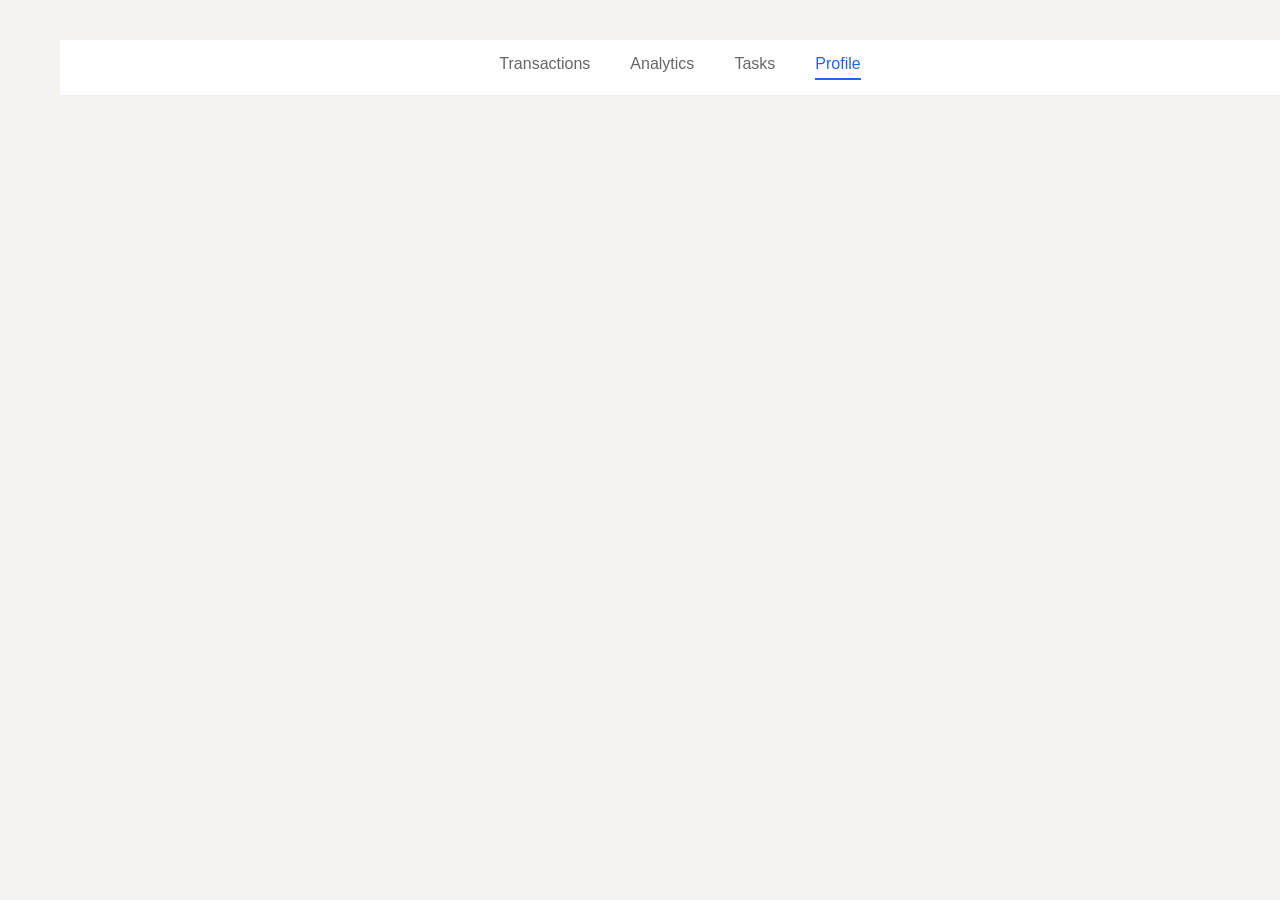
<file: index.html>
<!doctype html>
<html lang="en">
    <link rel="stylesheet" href="styles/styles.css">
  <body class="container">
     <header class="navbar">
        <div class="container">
          <div class="items">
            <a href="transactions.html" class="item">Transactions</a>
            <a href="analytics.html" class="item">Analytics</a>
            <a href="tasks.html" class="item">Tasks</a>
            <a href="profile.html" class="item active">Profile</a>
            </div>
          </div>
        </header>
  </body>
</html>
</file>
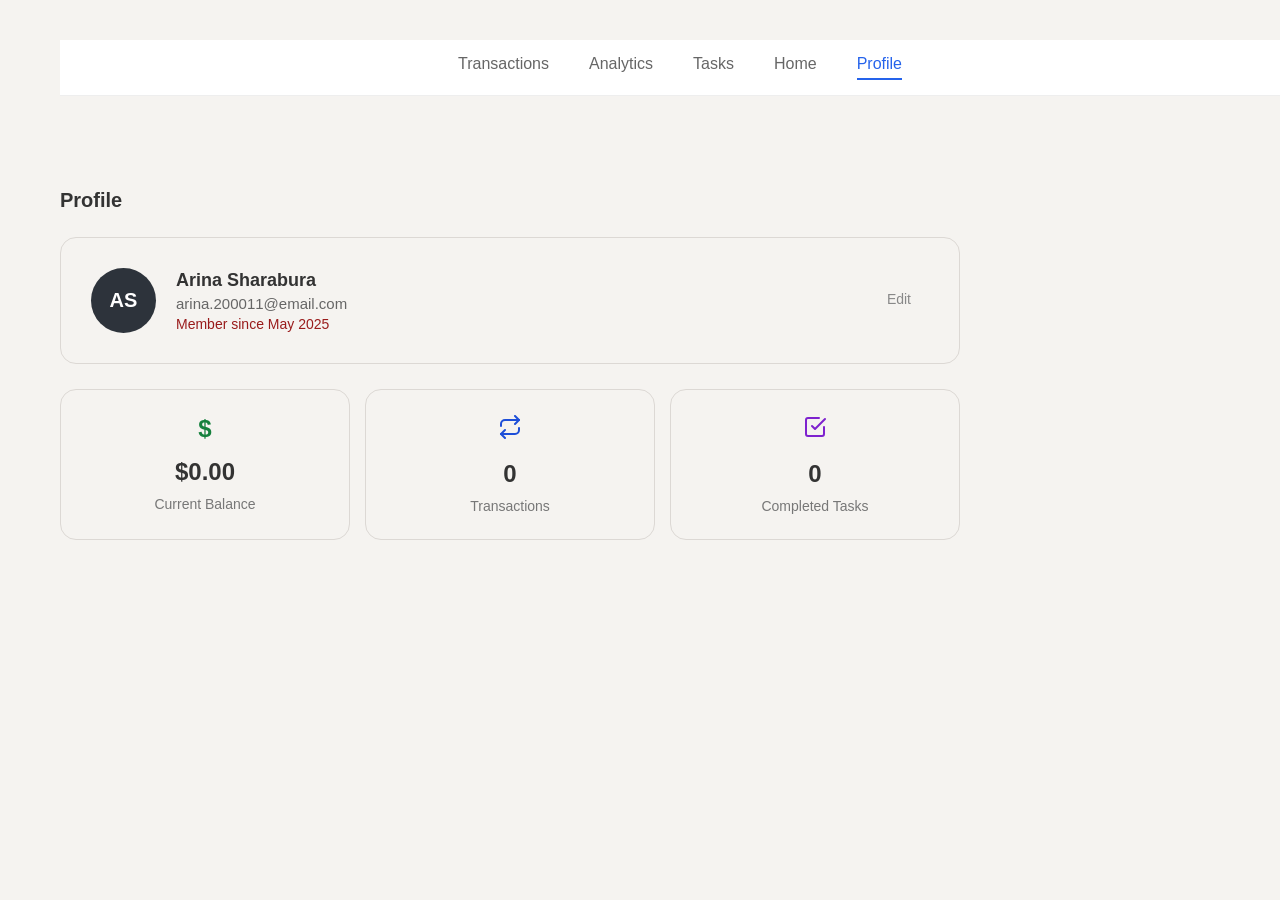
<file: profile.html>
<!doctype html>
<html lang="en">
  <head>
    <link rel="stylesheet" href="styles/styles.css">
  <body class="container">
     <header class="navbar">
        <div class="container">
          <div class="items">
            <a href="transactions.html" class="item">Transactions</a>
            <a href="analytics.html" class="item">Analytics</a>
            <a href="tasks.html" class="item">Tasks</a>
            <a href="home.html" class="item">Home</a>
            <a href="profile.html" class="item active">Profile</a>
            </div>
          </div>
        </header>
        <main class="content-area">
          <div class="profile-container">
          </div>
        </main>
        <title>Profile Page</title>
        <link rel="stylesheet" href="styles/profile.css">
    </head>
   <body>
        <div class="profile-container">
            <h1 class="page-title">Profile</h1>
 
            <div class="profile-main-card">
                <div class="user-info-section">
                    <div class="avatar-circle" id="profileAvatar">AS</div>
                    <div class="user-details">
                        <div class="user-name" id="profileName" >Arina Sharabura</div>
                        <div class="user-email"id="profileEmail">arina.200011@email.com</div>
                        <div class="member-date"id="memberSince">Member since May 2025</div>
                    </div>
                </div>
                <button class="edit-btn"onclick="openEditProfileModal()">Edit</button>
            </div>
  
            <div class="stats-grid">
                <div class="stat-card">
                    <div class="stat-icon icon-green">$</div>
                    <div class="stat-value" id="profileBalanceValue">$0,00</div> 
                    <div class="stat-label">Current Balance</div>
                </div>
                <div class="stat-card">
                    <div class="stat-icon icon-blue">
                        <svg width="24" height="24" viewBox="0 0 24 24" fill="none" stroke="currentColor" stroke-width="2" stroke-linecap="round" stroke-linejoin="round" class="feather feather-repeat">
                            <polyline points="17 1 21 5 17 9"></polyline>
                            <path d="M3 11V9a4 4 0 0 1 4-4h14"></path>
                            <polyline points="7 23 3 19 7 15"></polyline>
                            <path d="M21 13v2a4 4 0 0 1-4 4H3"></path>
                        </svg>
                    </div>
                    <div class="stat-value" id="profileTransCount">0</div> 
                    <div class="stat-label">Transactions</div>
                </div>
                <div class="stat-card">
                    <div class="stat-icon icon-purple">
                   
                        <svg width="24" height="24" viewBox="0 0 24 24" fill="none" stroke="currentColor" stroke-width="2" stroke-linecap="round" stroke-linejoin="round" class="feather feather-check-square">
                            <polyline points="9 11 12 14 22 4"></polyline>
                            <path d="M21 12v7a2 2 0 0 1-2 2H5a2 2 0 0 1-2-2V5a2 2 0 0 1 2-2h11"></path>
                        </svg>
                    </div>
                    <div class="stat-value" id="profileTasksCount">10</div>
                    <div class="stat-label">Completed Tasks</div>
                </div>
            </div>
        </div>
        <div class="modal-overlay" id="editProfileModal">
            <div class="modal-content">
                <h3>Edit Profile</h3>
                <div class="form-group">
                    <label for="editAvatarInput">Avatar (initials)</label>
                    <input type="text" id="editAvatarInput" placeholder="e.g., AS">
                </div>
                <div class="form-group">
                    <label for="editNameInput">Name</label>
                    <input type="text" id="editNameInput" name="profileName" placeholder="Your Name">
                </div>
                <div class="form-group">
                    <label for="editEmailInput">Email</label>
                    <input type="email" id="editEmailInput" name="profileEmail" placeholder="your.email@example.com">
                </div>
                <div class="form-group">
                    <label for="editPasswordInput">Password</label>
                    <input type="password" id="editPasswordInput" name="password" placeholder="your.email@example.com">
                </div>
                <div class="modal-actions">
                    <button class="btn-cancel" onclick="closeEditProfileModal()">Cancel</button>
                    <button class="btn-add" onclick="saveProfileChanges()">Save</button>
                </div>
            </div>
        </div>
        <script src="scripts/profile.js"></script>
    
    </body>
    </html>
</file>
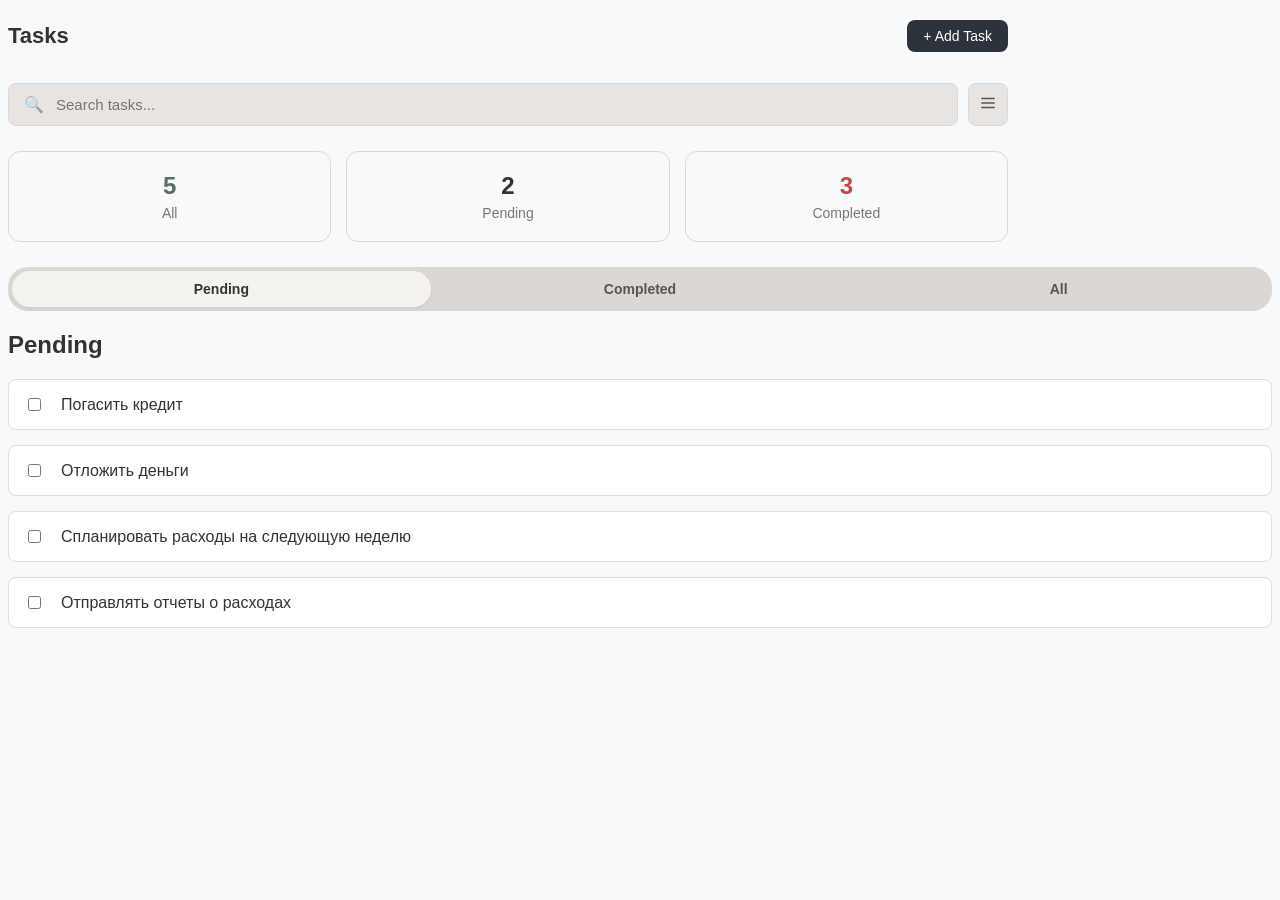
<file: tasks.html>
<!doctype html>
<html lang="en">
    <head>
        <meta charset="UTF-8">
        <meta name="viewport" content="width=device-width, initial-scale=1.0">
        <title>Tasks Page</title>
        <link rel="stylesheet" href="styles/tasks.css">
    </head>
        <div class="tasks-container">
            <header class="tasks-header">
                <h1 class="title">Tasks</h1>
                <button class="add-btn" onclick="openForm()">+ Add Task</button>
            </header>
            <div class="search-wrapper">
                <div class="search-input-box">
                    <span class="icon-search">🔍</span>
                    <input type="text" id="task-search" placeholder="Search tasks...">
                </div>
                <button class="filter-btn" id="filterButton" onclick="sortTasksAlphabetically()">
                    <svg width="18" height="18" viewBox="0 0 24 24" fill="none" stroke="currentColor" stroke-width="2">
                        <path d="M3 6h18M3 12h18M3 18h18" /> 
                    </svg>
                </button>
                <div class="form-popup" id="myForm">
                    <form class="form-container">
                      <h2>New Task</h2>
                  
                      <label for="taskText"><b>Task Description</b></label>
                      <input type="text" id="taskTextInput" placeholder="What needs to be done?" name="task" required>
                  
                      <label for="taskDate"><b>Due Date</b></label>
                      <input type="date" id="taskDateInput" name="date">
                  
                      <button type="button" class="btn" onclick="addNewTaskFromPopup()">Add</button>
                      <button type="button" class="btn cancel" onclick="closeForm()">Close</button>
                    </form>
                  </div>
            </div>
            <div class="stats-row" id="allTasksStat">
                <div class="stat-card">
                    <span class="number completed">5</span>
                    <span class="label">All</span>
                </div>
                <div class="stat-card" id="pendingTasksStat">
                    <span class="number pending">2</span>
                    <span class="label">Pending</span>
                </div>
                <div class="stat-card" id="completedTasksStat">
                    <span class="number overdue">3</span>
                    <span class="label">Completed</span>
                </div>
            </div>
        </div>
        <title>Tasks</title>
        <link rel="stylesheet" href="styles/tasks.css">
        <div class="tabs-navigation-wrapper">
          <div class="tabs-navigation">
              <button class="tab active" data-filter="pending" id="pendingTab">Pending</button>
              <button class="tab" data-filter="completed" id="completedTab">Completed</button>
              <button class="tab" data-filter="all" id="allTab">All</button>
          </div>
      </div>
      <h2 class="current-view-title" id="currentViewTitle"></h2>
      <div class="task-list">
      </div>
  <script src="scripts/tasks.js"></script>
        </html>
</file>
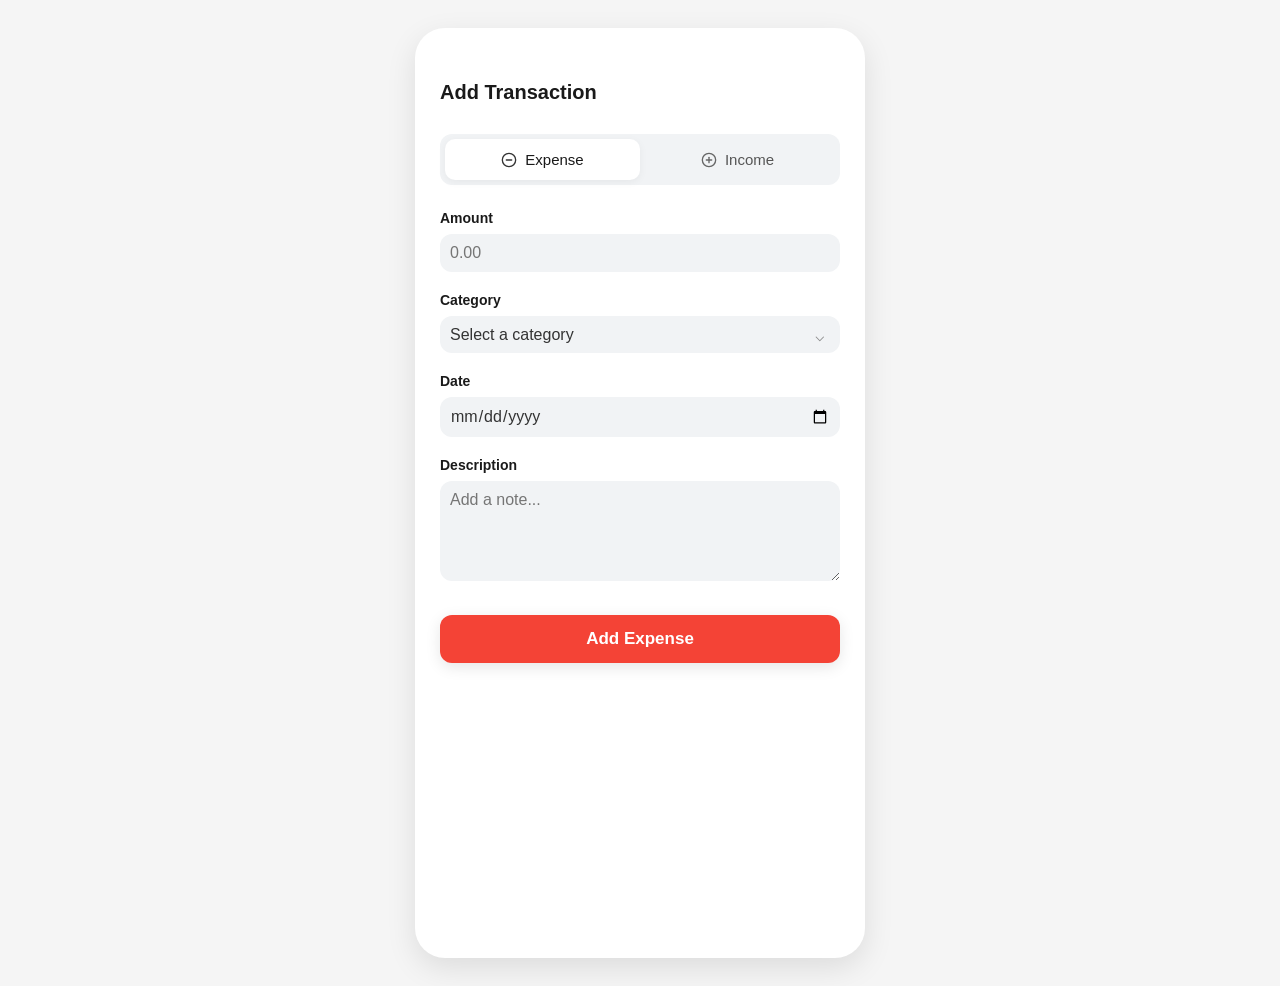
<file: transactions.html>
<!DOCTYPE html>
<html lang="en">
<head>
    <meta charset="UTF-8">
    <meta name="viewport" content="width=device-width, initial-scale=1.0">
    <title>Add Transaction</title>
    <link rel="stylesheet" href="styles/transaction.css">
</head>
<body>
    <div class="mobile-container">
        <h1 class="form-title">Add Transaction</h1>
        <div class="transaction-toggle">
            <button id="tabExpense" class="toggle-btn active" onclick="switchType('expense')">
                <svg width="16" height="16" viewBox="0 0 24 24" fill="none" stroke="currentColor" stroke-width="2" stroke-linecap="round" stroke-linejoin="round" class="feather feather-minus-circle">
                    <circle cx="12" cy="12" r="10"></circle>
                    <line x1="8" y1="12" x2="16" y2="12"></line>
                </svg>
                Expense
            </button>
            <button id="tabIncome" class="toggle-btn" onclick="switchType('income')">
                <svg width="16" height="16" viewBox="0 0 24 24" fill="none" stroke="currentColor" stroke-width="2" stroke-linecap="round" stroke-linejoin="round" class="feather feather-plus-circle">
                    <circle cx="12" cy="12" r="10"></circle>
                    <line x1="12" y1="8" x2="12" y2="16"></line>
                    <line x1="8" y1="12" x2="16" y2="12"></line>
                </svg>
                Income
            </button>
        </div>
    
        <div class="form-group">
            <label>Amount</label>
            <input type="number" placeholder="0.00" id="transactionAmountInput" class="input-field">
        </div>
    
        <div class="form-group">
            <label>Category</label>
            <div class="select-wrapper">
                <select class="input-field" id="transactionCategoryInput">
                    <option value="" disabled selected>Select a category</option>
                    <option value="food">Food</option>
                    <option value="transport">Transport</option>
                    <option value="clothes">Clothes</option>
                    <option value="traveling">Traveling</option>
                
                </select>
            </div>
        </div>
    
        <div class="form-group">
            <label>Date</label>
            <input type="date" id="transactionDateInput" class="input-field">
        </div>
        
        <div class="form-group">
            <label>Description</label>
            <textarea placeholder="Add a note..." id="transactionDescriptionInput" class="input-field textarea"></textarea> 
        </div>
    
        <div class="transaction-actions">
            <button id="mainActionBtn" class="btn-save btn-expense" onclick="executeTransaction()">
                Add Expense
            </button>
        </div>
    
    <script src="scripts/transactions.js"></script>
</body>
</html>
</file>
<file: styles/styles.css>
body {
    margin: 0;
    font-family: 'Segoe UI', Tahoma, Geneva, Verdana, sans-serif;
    background-color: #f7f8fa; 
    color: #333;
    justify-content: center;
    padding: 20px;
    box-sizing: border-box;
}
  .navbar {
    width: 100%;
    background: white;
    border-bottom: 1px solid #eee;
    padding: 15px 0;
  }
  .container {
    max-width: 1200px;
    margin: 0 auto;
    display: flex;
    flex-direction: column;

  }
  .items { 
    display: flex; 
    gap: 40px;
 }
  .item {
    text-decoration: none;
    color: #666;
    font-weight: 500;
    padding-bottom: 5px;
  }
  .item.active {
    color: #2563eb;
    border-bottom: 2px solid #2563eb;}
  
  .header-info {
    display: flex;
    justify-content: space-between;
    align-items: center;
    margin-bottom: 30px;
    padding-top: 10px;
    padding-bottom: 10px;
}
.information {
    display: flex;
    align-items: center;
    gap: 15px;
}
.user-avatar {
    width: 45px;
    height: 45px;
    background-color: #2d3748;
    border-radius: 50%;
    display: flex;
    justify-content: center;
    align-items: center;
    color: white;
    font-weight: bold;
    font-size: 18px;
}
.user-name {
    font-size: 18px;
    font-weight: 600;
    color: #333;
}
.balance-card {
    background-color: #2d3748; 
    color: white;
    border-radius: 12px;
    padding: 25px 30px;
    margin-bottom: 30px;
}

.balance-header {
    display: flex;
    justify-content: space-between;
    align-items: center;
    margin-bottom: 15px;
}

.balance-header.label {
    font-size: 14px;
    opacity: 0.7;
}

.trend {
    display: flex;
    align-items: center;
    gap: 5px;
    font-size: 14px;
    color: #a0f0a0;
}
.img{
width:"16";
height:"16"}


.navbar {
  display: flex;
  justify-content: space-between;
  align-items: center;
  padding: 15px 40px;
  background: white;
  border-bottom: 1px solid #eee;
}

.logo {
  color: #2563eb;
  font-weight: 700;
  font-size: 20px;
}

.nav-links {
  display: flex;
  gap: 30px;
}

.nav-item {
  text-decoration: none;
  color: #64748b;
  font-weight: 500;
  font-size: 15px;
  padding-bottom: 5px;
}

.nav-item.active {
  color: #1e293b;
  border-bottom: 2px solid #2563eb;
}

.user-avatar {
  width: 35px;
  height: 35px;
  background: #2563eb;
  border-radius: 50%;
  display: flex;
  justify-content: center;
  align-items: center;
}

.analytics-container {
  padding: 30px 40px;
  max-width: 1200px;
  margin: 0 auto;
}

.stats-row {
  display: flex;
  gap: 20px;
}

.stat-card {
  flex: 1;
  background: white;
  padding: 20px;
  border-radius: 16px;
  border: 1px solid #eef0f2;
}

.card-header {
  display: flex;
  justify-content: space-between;
  margin-bottom: 15px;
}

.icon-box {
  width: 40px;
  height: 40px;
  border-radius: 10px;
  background: #f0f7ff;
  display: flex;
  justify-content: center;
  align-items: center;
}

.percentage {
  font-size: 13px;
  color: #64748b;
}

.percentage.green {
  color: #10b981;
}

.label {
  color: #64748b;
  font-size: 14px;
  margin: 0;
}

.value {
  font-size: 22px;
  color: #1e293b;
  margin: 5px 0 0 0;
  font-weight: 700;
}

body {
  font-family: -apple-system, BlinkMacSystemFont, "Segoe UI", Roboto, Helvetica, Arial, sans-serif;
  background-color: #f5f5f5;
  display: flex;
  justify-content: center;
  padding: 20px;
}

.mobile-container {
  background-color: white;
  width: 100%;
  max-width: 400px;
  height: 850px;
  border-radius: 30px;
  padding: 40px 25px;
  position: relative;
  box-shadow: 0 10px 30px rgba(0,0,0,0.1);
}

.form-title {
  font-size: 20px;
  font-weight: 600;
  margin-bottom: 30px;
  color: #1a1a1a;
}

.transaction-toggle {
  display: flex;
  background-color: #f1f3f5;
  padding: 5px;
  border-radius: 12px;
  margin-bottom: 25px;
}

.toggle-btn {
  flex: 1;
  border: none;
  padding: 12px;
  border-radius: 10px;
  font-size: 15px;
  font-weight: 500;
  display: flex;
  align-items: center;
  justify-content: center;
  gap: 8px;
  background: transparent;
  color: #555;
  cursor: pointer;
}

.toggle-btn.active {
  background-color: white;
  color: #1a1a1a;
  box-shadow: 0 2px 8px rgba(0,0,0,0.05);
}

.form-group {
  margin-bottom: 20px;
}

.form-group label {
  display: block;
  font-size: 14px;
  font-weight: 600;
  margin-bottom: 8px;
  color: #1a1a1a;
}

.input-field {
  width: 100%;
  background-color: #f1f3f5;
  border: none;
  padding: 16px;
  border-radius: 12px;
  font-size: 16px;
  color: #333;
  outline: none;
}

.textarea {
  height: 100px;
  resize: none;
}

.select-wrapper {
  position: relative;
}

.select-wrapper::after {
  content: "⌵";
  position: absolute;
  right: 15px;
  top: 50%;
  transform: translateY(-50%);
  color: #888;
}

select {
  appearance: none;
}

.add-expense-btn {
  width: 100%;
  background-color: #0d1117;
  color: white;
  border: none;
  padding: 18px;
  border-radius: 12px;
  font-size: 16px;
  font-weight: 600;
  margin-top: 20px;
  cursor: pointer;
}
.bottom-nav {
  position: absolute;
  bottom: 0;
  left: 0;
  width: 100%;
  height: 90px;
  background-color: white;
  display: flex;
  justify-content: space-around;
  align-items: center;
  border-top: 1px solid #eee;
  padding-bottom: 20px;
  border-radius: 0 0 30px 30px;
}

.nav-item {
  display: flex;
  flex-direction: column;
  align-items: center;
  gap: 5px;
  color: #8e8e93;
  font-size: 11px;
  cursor: pointer;
}

.nav-item.active {
  color: #1a1a1a;
}

.active-bg {
  background-color: #0d1117;
  color: white;
  padding: 10px 20px;
  border-radius: 12px;
  display: flex;
  flex-direction: column;
  align-items: center;
  margin-top: -10px;
}


• {
  box-sizing: border-box;
  margin: 0;
  padding: 0;
}

body {
  font-family: -apple-system, BlinkMacSystemFont, "Segoe UI", Roboto, Helvetica, Arial, sans-serif;
  background-color: #f5f3f0;
  display: flex;
  justify-content: center;
  padding: 40px 20px;
}


.page-title {
  font-size: 20px;
  font-weight: 600;
  margin-bottom: 25px;
  color: #333;
}

.profile-main-card {
  background: transparent;
  border: 1px solid #dcd8d4;
  border-radius: 16px;
  padding: 30px;
  display: flex;
  justify-content: space-between;
  align-items: center;
  margin-bottom: 25px;
}

.user-info-section {
  display: flex;
  align-items: center;
  gap: 20px;
}

.avatar-circle {
  width: 65px;
  height: 65px;
  background-color: #2d333b;
  color: white;
  border-radius: 50%;
  display: flex;
  justify-content: center;
  align-items: center;
  font-size: 20px;
  font-weight: 600;
}

.user-name {
  font-size: 22px;
  font-weight: 600;
  margin-bottom: 4px;
}

.user-email {
  font-size: 15px;
  color: #666;
  margin-bottom: 4px;
}

.member-date {
  font-size: 14px;
  color: #991b1b; 
}

.edit-btn {
  border: 1px solid #dcd8d4;
  background: transparent;
  padding: 8px 18px;
  border-radius: 8px;
  cursor: pointer;
  font-size: 14px;
  font-weight: 500;
  transition: background 0.2s;
}

.edit-btn:hover {
  background: #e8e4e1;
}


.stats-grid {
  display: grid;
  grid-template-columns: repeat(3, 1fr);
  gap: 15px;
}

.stat-card {
  background: transparent;
  border: 1px solid #dcd8d4;
  border-radius: 16px;
  padding: 25px;
  text-align: center;
  display: flex;
  flex-direction: column;
  align-items: center;
  gap: 10px;
}

.stat-icon {
  font-size: 24px;
  margin-bottom: 5px;
}

.stat-value {
  font-size: 24px;
  font-weight: 700;
  color: #333;
}

.stat-label {
  font-size: 14px;
  color: #777;
}

.icon-green { color: #15803d; font-weight: bold; }
.icon-blue { color: #1d4ed8; }
.icon-purple { color: #7e22ce; }
.content-area {
  flex: 1; 
  padding: 40px;
  display: flex;
  justify-content: flex-start; 
}

.profile-container {
  width: 100%;
  max-width: 900px;
}

.modal-overlay {
  position: fixed;
  top: 0;
  left: 0;
  width: 100%;
  height: 100%;
  background-color: rgba(0, 0, 0, 0.6);
  display: flex;
  justify-content: center;
  align-items: center;
  z-index: 1000; 
  visibility: hidden;
  opacity: 0;
  transition: opacity 0.3s ease, visibility 0.3s ease; 
}

.modal-overlay.active {
  visibility: visible;
  opacity: 1;
}

.modal-content {
  background-color: white;
  padding: 30px;
  border-radius: 15px;
  box-shadow: 0 5px 20px rgba(0, 0, 0, 0.2);
  width: 100%;
  max-width: 400px; 
  transform: translateY(-20px); 
  transition: transform 0.3s ease;
}

.modal-overlay.active .modal-content {
  transform: translateY(0); 
}

.modal-content h3 {
  font-size: 22px;
  font-weight: 600;
  margin-bottom: 25px;
  color: #333;
  text-align: center;
}

.form-group {
  margin-bottom: 15px;
}

.form-group label {
  display: block;
  font-size: 14px;
  font-weight: 500;
  color: #555;
  margin-bottom: 8px;
}

.form-group input[type="text"],
.form-group input[type="email"] {
  width: 100%;
  padding: 12px;
  border: 1px solid #dcd8d4;
  border-radius: 8px;
  font-size: 15px;
  background-color: #f8f8f8;
  outline: none;
}

.modal-actions {
  display: flex;
  justify-content: flex-end; 
  gap: 10px;
  margin-top: 25px;
}

.btn-cancel,
.btn-add {
  padding: 10px 20px;
  border: none;
  border-radius: 8px;
  font-size: 15px;
  cursor: pointer;
  transition: background-color 0.2s;
}

.btn-cancel {
  background-color: #e0e0e0;
  color: #333;
}

.btn-cancel:hover {
  background-color: #d0d0d0;
}

.btn-add {
  background-color: #2d333b;
  color: white;
}

.btn-add:hover {
  background-color: #1a2027;
}

.user-info-section .avatar {
  background-color: #5a6e5f; 
  color: white;
  font-weight: bold;
  font-size: 24px;
}
</file>
<file: styles/profile.css>
.dashboard-page {
    width: 100%;
    max-width: 900px;
    padding: 0 20px;
}
.header-info {
    display: flex;
    justify-content: space-between;
    align-items: center;
    margin-bottom: 30px;
    padding-top: 10px;
    padding-bottom: 10px;
}
.information {
    display: flex;
    align-items: center;
    gap: 15px;
}
.user-avatar {
    width: 45px;
    height: 45px;
    background-color: #2d3748;
    border-radius: 50%;
    display: flex;
    justify-content: center;
    align-items: center;
    color: white;
    font-weight: bold;
    font-size: 18px;
}
.user-name {
    font-size: 18px;
    font-weight: 600;
    color: #333;
}
.balance-card {
    background-color: #2d333b; /* Темный цвет как на фото */
    border-radius: 16px;
    padding: 24px 30px;
    color: white;
    margin-bottom: 30px;
}

.balance-top {
    display: flex;
    justify-content: space-between;
    align-items: center;
    margin-bottom: 8px;
}

.label {
    font-size: 13px;
    opacity: 0.7;
}

.trend {
    display: flex;
    align-items: center;
    gap: 4px;
    font-size: 14px;
    color: #fff;
    opacity: 0.9;
}

.balance-amount {
    font-size: 32px;
    font-weight: 700;
    display: flex;
    align-items: center;
    gap: 10px;
    margin-bottom: 25px;
}

.edit-btn {
    background: none;
    border: none;
    color: #888;
    cursor: pointer;
    padding-top: 5px;
}

.balance-details {
    display: flex;
    gap: 100px;
}

.detail-item {
    display: flex;
    flex-direction: column;
    gap: 4px;
}

.value {
    font-size: 18px;
    font-weight: 600;
}

.section-title {
    font-size: 16px;
    font-weight: 600;
    margin-bottom: 15px;
    color: #444;
}

.action-buttons {
    display: flex;
    gap: 20px;
}

.action-btn {
    flex: 1;
    height: 60px;
    border: none;
    border-radius: 12px;
    display: flex;
    justify-content: center;
    align-items: center;
    gap: 10px;
    font-size: 15px;
    font-weight: 600;
    cursor: pointer;
    transition: transform 0.1s;
}

.action-btn:active {
    transform: scale(0.98);
}

.btn-icon {
    font-size: 20px;
    font-weight: 400;
}

.btn-income {
    background-color: #dcfce7; 
    color: #15803d;
}

.btn-expense {
    background-color: #fee2e2;
    color: #b91c1c;
}
</file>
<file: styles/tasks.css>
body {
    font-family:Arial, Helvetica, sans-serif;;
    background-color: #f8f9fa;
    color: #333;
}

.tasks-page {
    max-width: 900px;
    margin: 20px auto;
    padding: 20px;
}
.header-section {
    display: flex;
    justify-content: space-between;
    align-items: center;
    margin-bottom: 25px;
}

h1 { font-size: 24px; font-weight: 700; }

.add-task-btn {
    background-color: #1e293b;
    color: white;
    border: none;
    padding: 10px 20px;
    border-radius: 8px;
    cursor: pointer;
    font-weight: 500;
}
.search-section {
    display: flex;
    gap: 15px;
    margin-bottom: 25px;
}

.search-bar {
    flex: 1;
    position: relative;
    background: white;
    border-radius: 8px;
    border: 1px solid #ddd;
    display: flex;
    align-items: center;
    padding: 10px 15px;
}
.search-icon { 
    margin-right: 10px; 
    color: #888;
 }
.search-bar input { 
    border: none;
    outline: none;
    width: 100%; 
    font-size: 15px;
 }
.task-list {
    display: flex;
    flex-direction: column;
    gap: 15px;
}
.task-item {
    background: white;
    border-radius: 8px;
    border: 1px solid #ddd;
    padding: 15px;
    display: flex;
    align-items: center;
    gap: 10px;
}
.task-item input {
     margin-right: 10px; 
    }
.task-name {
     flex: 1;
     font-family: Arial, Helvetica, sans-serif;
    }
    .tab {
        overflow: hidden;
        border: 1px solid #ccc;
        background-color: #f1f1f1;
      }

      .tab button {
        background-color: inherit;
        float: left;
        border: none;
        outline: none;
        cursor: pointer;
        padding: 14px 16px;
        transition: 0.3s;
      }

      .tab button:hover {
        background-color: #ddd;
      }

      .tab button.active {
        background-color: #ccc;
      }

      .tabcontent {
        display: none;
        padding: 6px 12px;
        border: 1px solid #ccc;
        border-top: none;
      }
      
.tasks-container {
    width: 100%;
    max-width: 1000px;
    background: transparent;
}

.tasks-header {
    display: flex;
    justify-content: space-between;
    align-items: center;
    margin-bottom: 20px;
}

.title {
    font-size: 22px;
    font-weight: 600;
    color: #333;
}

.add-btn {
    background-color: #2d333b;
    color: white;
    border: none;
    padding: 8px 16px;
    border-radius: 8px;
    font-size: 14px;
    cursor: pointer;
}

.search-wrapper {
    display: flex;
    gap: 10px;
    margin-bottom: 25px;
}

.search-input-box {
    flex: 1;
    background: #e8e4e1;
    border-radius: 8px;
    display: flex;
    align-items: center;
    padding: 10px 15px;
    border: 1px solid #dcd8d4;
}

.icon-search {
    margin-right: 10px;
    opacity: 0.5;
}

.search-input-box input {
    background: transparent;
    border: none;
    outline: none;
    width: 100%;
    font-size: 15px;
}

.filter-btn {
    background: #e8e4e1;
    border: 1px solid #dcd8d4;
    border-radius: 8px;
    padding: 10px;
    cursor: pointer;
    color: #555;
}

.stats-row {
    display: flex;
    gap: 15px;
    margin-bottom: 25px;
}

.stat-card {
    flex: 1;
    background: transparent;
    border: 1px solid #dcd8d4;
    border-radius: 12px;
    padding: 20px;
    text-align: center;
    display: flex;
    flex-direction: column;
    justify-content: center;
}

.number {
    font-size: 24px;
    font-weight: 700;
    margin-bottom: 5px;
}

.completed { color: #5a6e5f; }
.pending { color: #333; }     
.overdue { color: #c34a4a; }    

.label {
    font-size: 14px;
    color: #777;
}
.tabs-navigation {
    display: flex;
    background: #dbd7d2;
    padding: 4px;
    border-radius: 20px;
}

.tab {
    flex: 1;
    border: none;
    padding: 10px;
    background: transparent;
    font-size: 14px;
    font-weight: 600;
    color: #555;
    cursor: pointer;
    border-radius: 18px;
}

.tab.active {
    background: #f5f3f0;
    color: #333;
    box-shadow: 0 2px 4px rgba(0,0,0,0.05);
}

.form-popup {
    display: none;
    position: fixed;
    top: 50%;
    left: 50%;
    transform: translate(-50%, -50%);
    border: 1px solid #dcd8d4;
    z-index: 1000;
    border-radius: 15px;
    box-shadow: 0 10px 30px rgba(0,0,0,0.3); 
    background-color: white;

  }
  

  .form-container {
    max-width: 300px;
    padding: 20px;
    background-color: white;
    border-radius: 15px;
  }
  
  .form-container input[type=text], .form-container input[type=date] {
    width: 100%;
    padding: 12px;
    margin: 10px 0 20px 0;
    border: none;
    background: #f1f1f1;
    border-radius: 8px;
    box-sizing: border-box; 
  }
  
 
  .form-container .btn {
    background-color: #2d333b; 
    color: white;
    padding: 12px 20px;
    border: none;
    cursor: pointer;
    width: 100%;
    margin-bottom: 10px;
    border-radius: 8px;
    font-weight: bold;
  }
  
  .form-container .cancel {
    background-color: #e57373;
  }

  .form-container .btn:hover {
    opacity: 0.8;
  }
  .is-hidden {
    display: none !important;
}
</file>
<file: styles/transaction.css>
body {
    font-family: -apple-system, BlinkMacSystemFont, "Segoe UI", Roboto, Helvetica, Arial, sans-serif;
    background-color: #f5f5f5;
    display: flex;
    justify-content: center;
    padding: 20px;
  }
  
  .mobile-container {
    background-color: white;
    width: 100%;
    height: 850px;
    max-width: 400px;
    border-radius: 30px;
    padding: 40px 25px;
    position: relative;
    box-shadow: 0 10px 30px rgba(0,0,0,0.1);
  }
  .transaction-toggle {
    display: flex;
    background-color: #e0e0e0;
    border-radius: 12px;
    padding: 5px;
    margin-bottom: 25px;
}

.toggle-btn {
    flex: 1;
    border: none;
    background: none;
    padding: 10px 15px;
    border-radius: 10px;
    cursor: pointer;
    font-weight: 500;
    color: #666;
    display: flex;
    align-items: center;
    justify-content: center;
    gap: 8px; 
    transition: all 0.2s ease;
}

.toggle-btn svg {
    stroke: #666; 
    transition: stroke 0.2s ease;
}

.toggle-btn.active {
    background-color: white;
    color: #333;
    box-shadow: 0 4px 12px rgba(0,0,0,0.08);
}

.toggle-btn.active svg {
    stroke: #333; 
}

.input-field {
    width: 100%;
    padding: 12px;
    border: 1px solid #dcd8d4;
    border-radius: 8px;
    font-size: 16px;
    background-color: #f8f8f8;
    outline: none;
    box-sizing: border-box;
    font-family: inherit; 
}

.input-field.textarea {
    resize: vertical;
    min-height: 80px;
}

.select-wrapper {
    position: relative;
    display: flex;
    align-items: center;
}
.select-wrapper::after {
    content: '▼'; 
    position: absolute;
    right: 15px;
    color: #999;
    pointer-events: none; 
}
.select-wrapper select {
    appearance: none; 
    -webkit-appearance: none;
    -moz-appearance: none;
}



.transaction-actions {
    margin-top: 30px;
    width: 100%;
}

.btn-save {
    width: 100%; 
    padding: 14px;
    border: none;
    border-radius: 12px;
    font-size: 17px;
    font-weight: 600;
    color: white;
    cursor: pointer;
    transition: background-color 0.2s ease, transform 0.2s ease, box-shadow 0.2s ease;
    box-shadow: 0 4px 15px rgba(0,0,0,0.1);
}

.btn-expense {
    background-color: #f44336; 
}
.btn-expense:hover {
    background-color: #d32f2f;
    transform: translateY(-2px);
    box-shadow: 0 6px 20px rgba(244, 67, 54, 0.3);
}

.btn-income {
    background-color: #4CAF50;
}
.btn-income:hover {
    background-color: #388E3C;
    transform: translateY(-2px);
    box-shadow: 0 6px 20px rgba(76, 175, 80, 0.3);
}

.btn-save:active {
    transform: translateY(0);
    box-shadow: 0 2px 8px rgba(0,0,0,0.15);
}

.form-group {
    margin-bottom: 20px; 
}

.form-group label {
    display: block; 
    margin-bottom: 8px;
    font-weight: 500;
    color: #555;
    font-size: 15px;
}
  .form-title {
    font-size: 20px;
    font-weight: 600;
    margin-bottom: 30px;
    color: #1a1a1a;
  }
  
  .transaction-toggle {
    display: flex;
    background-color: #f1f3f5;
    padding: 5px;
    border-radius: 12px;
    margin-bottom: 25px;
  }
  
  .toggle-btn {
    flex: 1;
    border: none;
    padding: 12px;
    border-radius: 10px;
    font-size: 15px;
    font-weight: 500;
    display: flex;
    align-items: center;
    justify-content: center;
    gap: 8px;
    background: transparent;
    color: #555;
    cursor: pointer;
  }
  
  .toggle-btn.active {
    background-color: white;
    color: #1a1a1a;
    box-shadow: 0 2px 8px rgba(0,0,0,0.05);
  }
  
  .form-group {
    margin-bottom: 20px;
  }
  
  .form-group label {
    display: block;
    font-size: 14px;
    font-weight: 600;
    margin-bottom: 8px;
    color: #1a1a1a;
  }
  
  .input-field {
    width: 100%;
    background-color: #f1f3f5;
    border: none;
    padding: 10px;
    border-radius: 12px;
    font-size: 16px;
    color: #333;
    outline: none;
  }
  
  .textarea {
    height: 100px;
    resize: none;
  }
  
  .select-wrapper {
    position: relative;
  }
  
  .select-wrapper::after {
    content: "⌵";
    position: absolute;
    right: 15px;
    top: 50%;
    transform: translateY(-50%);
    color: #888;
  }
  
  select {
    appearance: none;
  }
  
  .add-expense-btn {
    width: 100%;
    background-color: #0d1117;
    color: white;
    border: none;
    padding: 18px;
    border-radius: 12px;
    font-size: 16px;
    font-weight: 600;
    margin-top: 20px;
    cursor: pointer;
  }
  .bottom-nav {
    position: absolute;
    overflow: visible;
    bottom: 0;
    left: 0;
    width: 100%;
    height: 90px;
    background-color: white;
    display: flex;
    justify-content: space-around;
    align-items: center;
    border-top: 1px solid #eee;
    padding-bottom: 20px;
    border-radius: 0 0 30px 30px;
  }
  
  .nav-item {
    display: flex;
    flex-direction: column;
    align-items: center;
    gap: 5px;
    color: #8e8e93;
    font-size: 11px;
    cursor: pointer;
  }
  
  .nav-item.active {
    color: #1a1a1a;
  }
  
  .active-bg {
    background-color: #0d1117;
    color: white;
    padding: 10px 20px;
    border-radius: 12px;
    display: flex;
    flex-direction: column;
    align-items: center;
    margin-top: 10px;
  }
</file>
